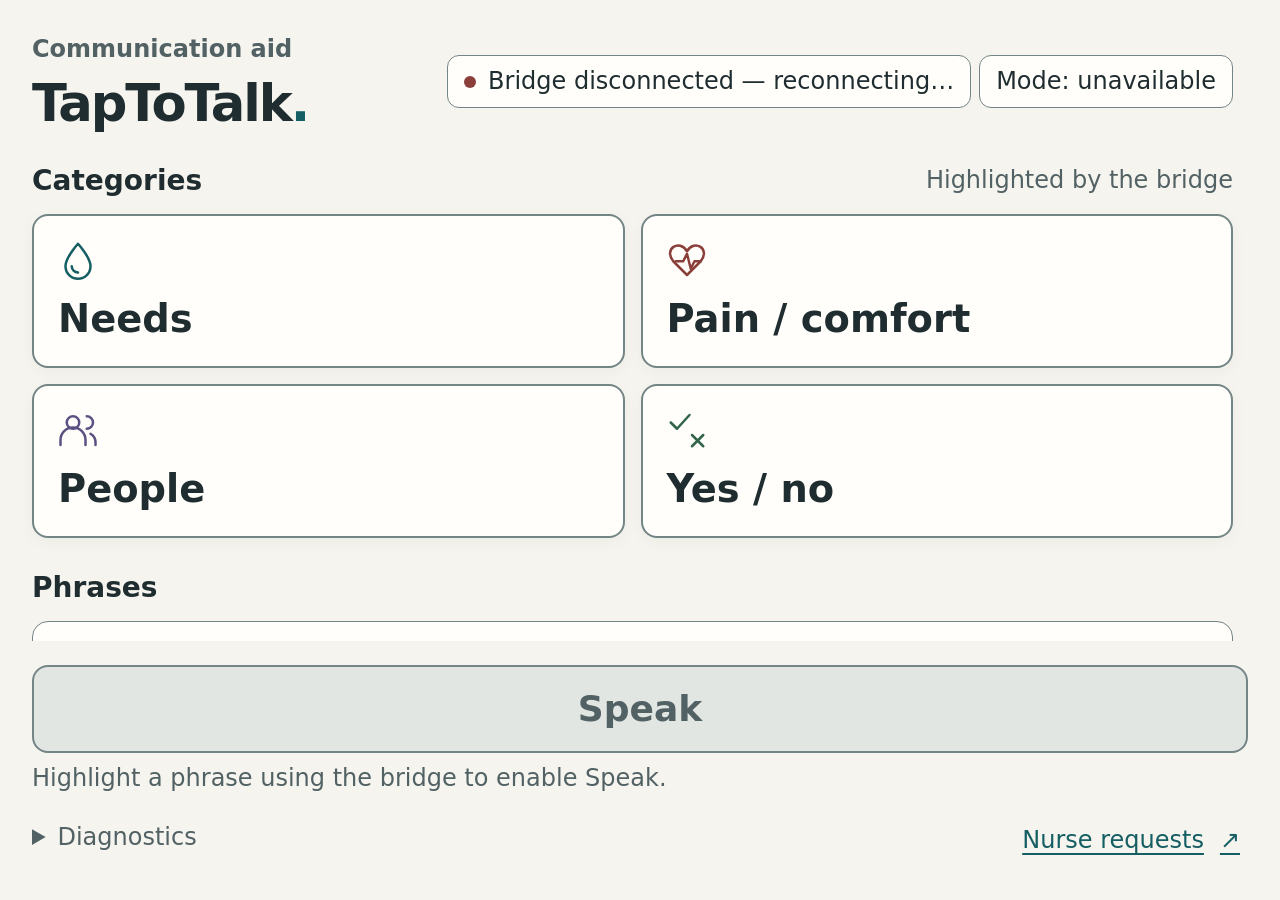
<file: web/index.html>
<!DOCTYPE html>
<html lang="en">
  <head>
    <meta charset="utf-8" />
    <meta name="viewport" content="width=device-width, initial-scale=1" />
    <meta name="color-scheme" content="light dark" />
    <title>TapToTalk</title>
    <link rel="stylesheet" href="styles.css?v=2" />
    <script src="bridge.js?v=2" defer></script>
  </head>
  <body class="patient-page">
    <svg class="icon-definitions" xmlns="http://www.w3.org/2000/svg" aria-hidden="true">
      <symbol id="icon-needs" viewBox="0 0 32 32"><path d="M16 3S6 14 6 21a10 10 0 0 0 20 0C26 14 16 3 16 3Z"/><path d="M11 21a5 5 0 0 0 5 5"/></symbol>
      <symbol id="icon-pain_comfort" viewBox="0 0 32 32"><path d="m16 28-11-11C-3 7 10-1 16 9c6-10 19-2 11 8Z"/><path d="M7 17h6l3-6 3 12 3-6h5"/></symbol>
      <symbol id="icon-people" viewBox="0 0 32 32"><circle cx="12" cy="10" r="5"/><path d="M2 28v-4a10 10 0 0 1 20 0v4M23 5a5 5 0 0 1 0 10M26 19a8 8 0 0 1 4 7v2"/></symbol>
      <symbol id="icon-yes_no" viewBox="0 0 32 32"><path d="m3 10 5 5L18 4M20 20l9 9m0-9-9 9"/></symbol>
    </svg>
    <main class="screen patient-screen">
      <div class="patient-scroll">
        <header class="page-header">
          <div><p class="eyebrow">Communication aid</p><h1>TapToTalk<span class="wordmark-dot" aria-hidden="true">.</span></h1></div>
          <div class="status-bar" aria-label="Bridge status">
            <p class="status" id="connection-status" role="status">Connecting to bridge…</p>
            <p class="mode" id="current-mode" aria-live="polite">Mode: unavailable</p>
          </div>
        </header>
        <section aria-labelledby="category-heading">
          <div class="section-heading"><h2 id="category-heading">Categories</h2><span class="section-hint">Highlighted by the bridge</span></div>
          <ul class="grid" id="category-grid" aria-label="Phrase categories"></ul>
        </section>
        <section class="phrases-section" aria-labelledby="phrase-heading">
          <h2 id="phrase-heading">Phrases</h2>
          <ul class="grid" id="phrase-grid" aria-labelledby="phrase-heading"></ul>
          <div class="phrases-empty"><p>Waiting for a category</p><p class="note">Phrases appear when the bridge opens a category.</p></div>
        </section>
        <p class="note keyboard-hint">Use Tab and Enter or Space to activate a phrase button.</p>
      </div>
      <div class="speak-panel">
        <button class="speak-button" id="speak-button" type="button" disabled aria-describedby="send-status">Speak</button>
        <p class="note" id="send-status" role="status">Highlight a phrase using the bridge to enable Speak.</p>
        <footer class="patient-footer">
          <details class="diagnostics"><summary>Diagnostics</summary>
            <p class="note" id="bridge-message" aria-live="polite">Waiting for a test message from the bridge.</p>
            <p class="note">Bridge keyboard/sensor navigation is available. Browser selections are not processed yet.</p>
          </details>
          <nav class="nav" aria-label="Other view"><a href="dashboard.html">Nurse requests <span aria-hidden="true">↗</span></a></nav>
        </footer>
      </div>
    </main>
  </body>
</html>
</file>
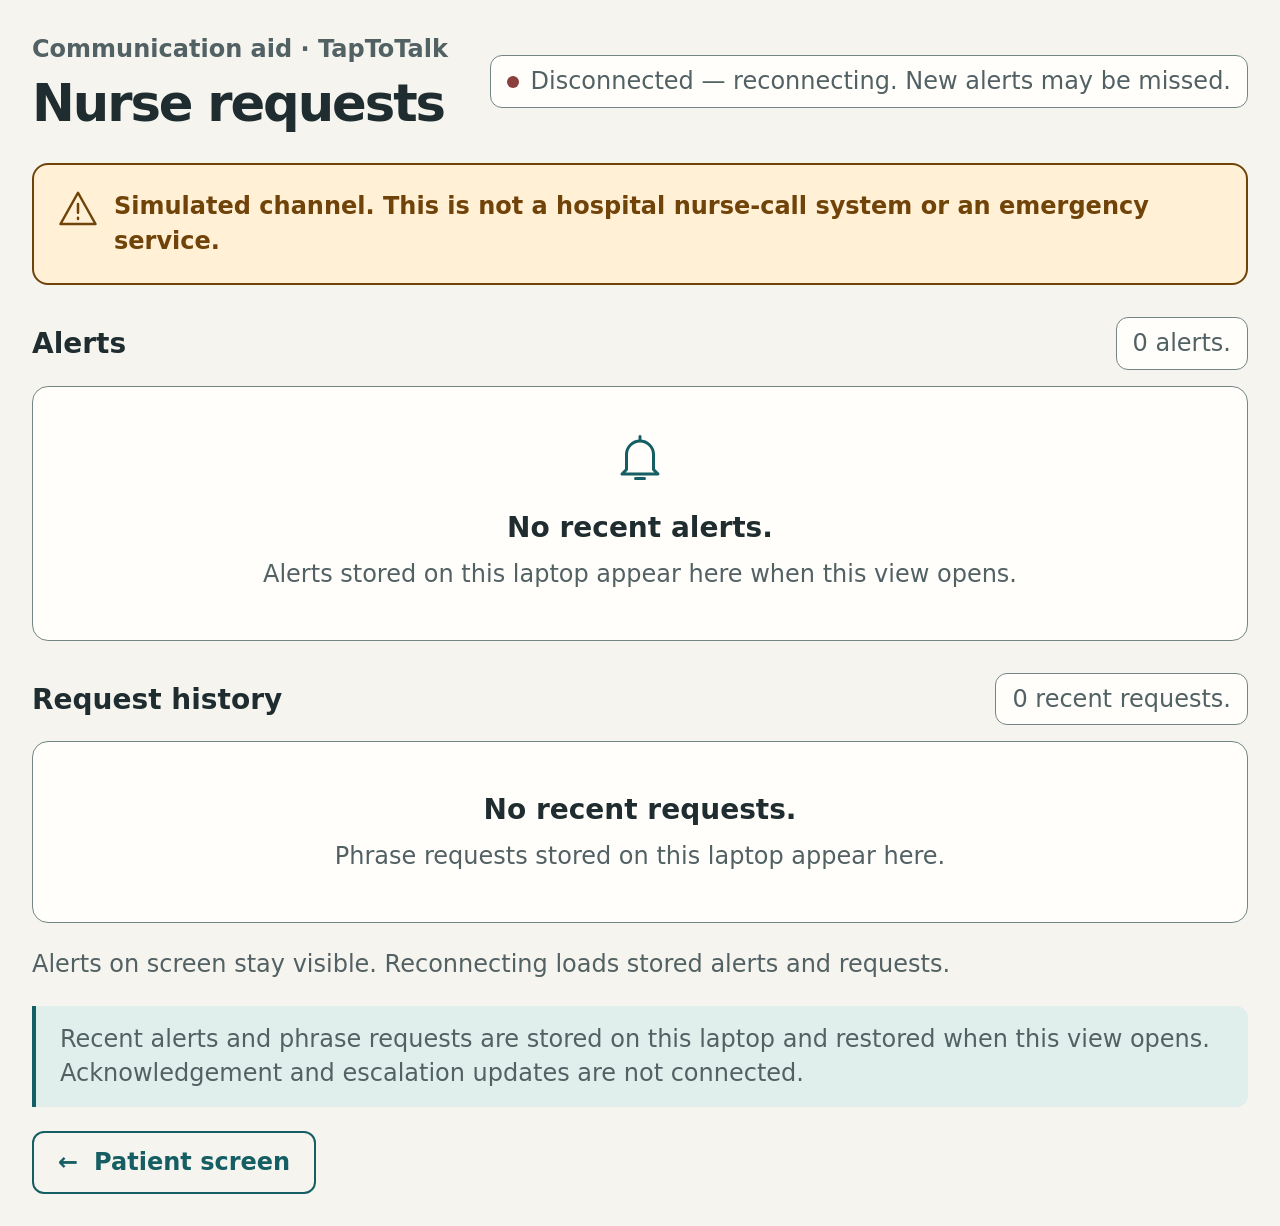
<file: web/dashboard.html>
<!DOCTYPE html>
<html lang="en">
  <head>
    <meta charset="utf-8" />
    <meta name="viewport" content="width=device-width, initial-scale=1" />
    <meta name="color-scheme" content="light dark" />
    <title>TapToTalk nurse requests</title>
    <link rel="stylesheet" href="styles.css?v=2" />
  </head>
  <body>
    <main class="screen nurse-dashboard">
      <header class="page-header">
        <div><p class="eyebrow">Communication aid · TapToTalk</p><h1>Nurse requests</h1></div>
        <p class="note status" id="dashboard-connection" role="status">Connecting to bridge…</p>
      </header>
      <p class="banner">
        <svg viewBox="0 0 32 32" aria-hidden="true"><path d="M16 3 30 28H2Z"/><path d="M16 12v7m0 4v1"/></svg>
        <span>Simulated channel. This is not a hospital nurse-call system or an emergency service.</span>
      </p>
      <section aria-labelledby="requests-heading">
        <div class="section-heading"><h2 id="requests-heading">Alerts</h2><p class="note counter" id="alert-summary" role="status">0 alerts.</p></div>
        <div class="empty" id="alerts-empty">
          <svg viewBox="0 0 32 32" aria-hidden="true"><path d="M7 23V13a9 9 0 0 1 18 0v10l3 3H4Zm6 6h6M16 1v3"/></svg>
          <h3>No recent alerts.</h3><p class="note">Alerts stored on this laptop appear here when this view opens.</p>
        </div>
        <ol class="alert-list" id="alert-list" aria-label="Alerts"></ol>
      </section>
      <section aria-labelledby="history-heading">
        <div class="section-heading"><h2 id="history-heading">Request history</h2><p class="note counter" id="request-summary" role="status">0 recent requests.</p></div>
        <div class="empty" id="requests-empty">
          <h3>No recent requests.</h3><p class="note">Phrase requests stored on this laptop appear here.</p>
        </div>
        <ol class="alert-list" id="request-list" aria-label="Recent phrase requests"></ol>
      </section>
      <!-- Announce each new alert through this dedicated region, not the whole list. -->
      <p class="note" id="dashboard-message" role="status" aria-live="polite" aria-atomic="true">Waiting for alerts.</p>
      <aside class="info-callout"><p class="note">Recent alerts and phrase requests are stored on this laptop and restored when this view opens. Acknowledgement and escalation updates are not connected.</p></aside>
      <nav class="nav" aria-label="Other view"><a class="secondary-link" href="index.html"><span aria-hidden="true">←</span> Patient screen</a></nav>
    </main>
    <script>
      "use strict";

      // Inline because the bridge serves dashboard.html but no dashboard JS asset.
      const connection = document.getElementById("dashboard-connection");
      const summary = document.getElementById("alert-summary");
      const empty = document.getElementById("alerts-empty");
      const list = document.getElementById("alert-list");
      const requestSummary = document.getElementById("request-summary");
      const requestsEmpty = document.getElementById("requests-empty");
      const requestList = document.getElementById("request-list");
      const feedback = document.getElementById("dashboard-message");
      const received = new Set();
      let total = 0;
      const HISTORY_CAP = 30;
      // Fixed catalog ids. The history message does not include phrase text.
      const PHRASES = {
        need_water: "needs",
        need_bathroom: "needs",
        need_suction: "needs",
        need_position: "needs",
        pain_here: "pain_comfort",
        pain_medicine: "pain_comfort",
        comfort_hot: "pain_comfort",
        comfort_cold: "pain_comfort",
        person_nurse: "people",
        person_family: "people",
        person_doctor: "people",
        person_thanks: "people",
        yes_yes: "yes_no",
        yes_no: "yes_no",
        yes_not_sure: "yes_no",
        yes_repeat: "yes_no",
      };

      function localWhen(stamp) {
        return new Date(stamp).toLocaleString(undefined, {
          year: "numeric",
          month: "short",
          day: "numeric",
          hour: "numeric",
          minute: "2-digit",
          timeZoneName: "short",
        });
      }

      function validStamp(stamp) {
        return typeof stamp === "string" &&
          /^\d{4}-\d{2}-\d{2}T\d{2}:\d{2}:\d{2}(?:\.\d{3})?Z$/.test(stamp) &&
          Number.isFinite(Date.parse(stamp)) &&
          new Date(stamp).toISOString() === (stamp.includes(".") ? stamp : stamp.replace("Z", ".000Z"));
      }

      function alertRecord(alert) {
        if (!alert || alert.type !== "alert") return false;
        const validKind = (alert.kind === "nurse_call" && alert.phrase_id === "person_nurse") ||
          (alert.kind === "no_activity" && alert.phrase_id === null);
        return validKind && validStamp(alert.timestamp);
      }

      function selectionRecord(row) {
        if (!row || typeof row !== "object") return false;
        const sourceOk = row.source === "tap" || row.source === "keyboard" ||
          row.source === "ui" || row.source === "fixed";
        return PHRASES[row.phrase_id] === row.category && sourceOk &&
          validStamp(row.selected_at);
      }

      function addAlert(alert, announce) {
        const stamp = alert.timestamp;
        // Suppress only exact event replays. The bridge owns the 60-second dedupe rule.
        const key = JSON.stringify([alert.kind, new Date(stamp).toISOString()]);
        if (received.has(key)) return;
        received.add(key);
        total += 1;
        const item = document.createElement("li");
        item.className = "alert-card";
        const heading = document.createElement("h2");
        heading.textContent = alert.kind === "nurse_call" ? "Call nurse" : "No activity";
        const time = document.createElement("time");
        time.setAttribute("datetime", stamp);
        time.textContent = `Raised: ${localWhen(stamp)}`;
        const status = document.createElement("p");
        status.textContent = "Acknowledgement status unavailable.";
        item.append(heading, time, status);
        list.prepend(item);
        empty.hidden = true;
        summary.textContent = `${total} alert${total === 1 ? "" : "s"}.`;
        if (announce) feedback.textContent = `New alert: ${heading.textContent}.`;
      }

      function renderAlert(alert) {
        if (!alert || alert.type !== "alert") return;
        if (!alertRecord(alert)) {
          feedback.textContent = "An invalid alert was ignored. Existing alerts are unchanged.";
          return;
        }
        addAlert(alert, true);
      }

      function renderSelections(rows) {
        const accepted = [];
        for (const row of rows.slice(0, HISTORY_CAP)) {
          if (selectionRecord(row)) accepted.push(row);
        }
        requestList.replaceChildren();
        for (const row of accepted) {
          const item = document.createElement("li");
          item.className = "request-card";
          const heading = document.createElement("h2");
          heading.textContent = row.phrase_id;
          const detail = document.createElement("p");
          detail.textContent = `${row.category} · ${row.source}`;
          const time = document.createElement("time");
          time.setAttribute("datetime", row.selected_at);
          time.textContent = `Selected: ${localWhen(row.selected_at)}`;
          item.append(heading, detail, time);
          requestList.append(item);
        }
        requestsEmpty.hidden = accepted.length > 0;
        requestSummary.textContent =
          `${accepted.length} recent request${accepted.length === 1 ? "" : "s"}.`;
        return accepted.length;
      }

      function renderHistory(message) {
        if (!Array.isArray(message.alerts) || !Array.isArray(message.selections)) {
          feedback.textContent =
            "An invalid history message was ignored. Existing alerts and requests are unchanged.";
          return;
        }
        const alerts = message.alerts.slice(0, HISTORY_CAP);
        for (let index = alerts.length - 1; index >= 0; index -= 1) {
          if (alertRecord(alerts[index])) addAlert(alerts[index], false);
        }
        const requestCount = renderSelections(message.selections);
        feedback.textContent = total === 0 && requestCount === 0
          ? "No stored alerts or requests."
          : `Showing ${total} alerts and ${requestCount} requests from this laptop.`;
      }

      function connectDashboard() {
        const socket = new WebSocket(`ws://${window.location.host}/?client=dashboard`);
        socket.addEventListener("open", () => {
          connection.setAttribute("data-connection", "connected");
          connection.textContent = "Connected to local bridge";
          feedback.textContent = "Loading recent alerts and requests from this laptop.";
        });
        socket.addEventListener("message", (event) => {
          let message;
          try {
            message = JSON.parse(event.data);
          } catch {
            feedback.textContent = "An unreadable message was ignored. Existing alerts are unchanged.";
            return;
          }
          if (message && message.type === "history") {
            renderHistory(message);
            return;
          }
          renderAlert(message);
        });
        socket.addEventListener("error", () => {
          connection.setAttribute("data-connection", "disconnected");
          connection.textContent = "Bridge unavailable — new alerts may be missed.";
        });
        socket.addEventListener("close", () => {
          connection.setAttribute("data-connection", "disconnected");
          connection.textContent = "Disconnected — reconnecting. New alerts may be missed.";
          feedback.textContent = "Alerts on screen stay visible. Reconnecting loads stored alerts and requests.";
          window.setTimeout(connectDashboard, 2000);
        });
      }

      connectDashboard();
    </script>
  </body>
</html>
</file>
<file: web/styles.css>
/* Shared presentation only. Bridge state owns all selection/highlight changes. */
:root {
  color-scheme: light dark;
  --bg: #f5f4ef;
  --surface: #fffefa;
  --ink: #202d30;
  --muted: #526164;
  --line: #748585;
  --primary: #155e63;
  --on-primary: #ffffff;
  --selected: #e0efeb;
  --disabled: #e2e6e2;
  --warning-bg: #fff0d6;
  --warning-ink: #704309;
  --danger: #8b3f3b;
  --people: #5c5182;
  --success: #316449;
  --focus: #1a4caa;
  --space-1: 8px;
  --space-2: 16px;
  --space-3: 24px;
  --space-4: 32px;
  --space-5: 40px;
  --radius: 16px;
  --body: 24px;
  --tile-type: clamp(28px, 3vw, 40px);
  --shadow: 0 4px 16px #2035300a;
}

* {
  box-sizing: border-box;
}

body {
  margin: 0;
  min-height: 100vh;
  background: var(--bg);
  color: var(--ink);
  font: var(--body)/1.45 system-ui, -apple-system, BlinkMacSystemFont, "Segoe UI", sans-serif;
}

button, a, summary {
  -webkit-tap-highlight-color: transparent;
}

a {
  color: var(--primary);
  text-underline-offset: 5px;
}

button, summary, a {
  touch-action: manipulation;
}

button {
  font: inherit;
}

h1, h2, h3, p {
  margin: 0;
}

h1 {
  font-size: clamp(40px, 4vw, 56px);
  line-height: 1.1;
  letter-spacing: -0.04em;
  font-weight: 750;
}

h2 {
  font-size: 28px;
  line-height: 1.25;
  font-weight: 700;
}

h3 {
  font-size: 28px;
}

.screen {
  padding: var(--space-4);
  margin: 0 auto;
}

.page-header {
  display: flex;
  justify-content: space-between;
  align-items: center;
  gap: var(--space-3);
  margin-bottom: var(--space-4);
  flex-wrap: wrap;
}

.eyebrow {
  color: var(--muted);
  font-size: 24px;
  font-weight: 650;
  margin-bottom: var(--space-1);
}

.wordmark-dot {
  color: var(--primary);
}

.status-bar {
  display: flex;
  flex-wrap: wrap;
  gap: var(--space-1);
  align-items: center;
}

.status, .mode, .counter {
  border: 1px solid var(--line);
  background: var(--surface);
  border-radius: 12px;
  padding: 8px 16px;
  font-size: 24px;
  color: var(--ink);
}

.status {
  display: flex;
  align-items: center;
  gap: 12px;
}

.status::before {
  content: "";
  width: 12px;
  height: 12px;
  border-radius: 50%;
  background: var(--warning-ink);
  flex-shrink: 0;
}

.status[data-connection="connected"]::before {
  background: var(--success);
}

.status[data-connection="disconnected"]::before {
  background: var(--danger);
}

.section-heading {
  display: flex;
  flex-wrap: wrap;
  justify-content: space-between;
  align-items: center;
  gap: var(--space-2);
  margin-bottom: var(--space-2);
}

.section-hint, .note, .nav {
  font-size: 24px;
  color: var(--muted);
}

.grid {
  display: grid;
  grid-template-columns: repeat(2, minmax(0, 1fr));
  gap: var(--space-2);
  list-style: none;
  padding: 0;
  margin: 0;
}

.grid > li {
  min-width: 0;
}

.tile {
  position: relative;
  min-height: 128px;
  padding: var(--space-3);
  display: flex;
  flex-direction: column;
  justify-content: center;
  align-items: flex-start;
  gap: var(--space-2);
  border: 2px solid var(--line);
  border-radius: var(--radius);
  background: var(--surface);
  color: var(--ink);
  font-size: var(--tile-type);
  line-height: 1.2;
  font-weight: 650;
  box-shadow: var(--shadow);
  overflow-wrap: anywhere;
}

.tile svg {
  width: 40px;
  height: 40px;
  fill: none;
  stroke: currentColor;
  stroke-width: 2;
  stroke-linecap: round;
  stroke-linejoin: round;
}

[data-category="needs"] svg {
  color: var(--primary);
}

[data-category="pain_comfort"] svg {
  color: var(--danger);
}

[data-category="people"] svg {
  color: var(--people);
}

[data-category="yes_no"] svg {
  color: var(--success);
}

.tile.highlight {
  border-color: var(--primary);
  box-shadow: inset 0 0 0 2px var(--primary);
  background: var(--selected);
}

.tile.highlight::after {
  content: "◀";
  position: absolute;
  top: 16px;
  right: 16px;
  color: var(--primary);
  font-size: 24px;
}

#category-grid .tile {
  padding-right: 56px;
}

.phrases-section {
  margin-top: var(--space-4);
}

.phrases-section h2 {
  margin-bottom: var(--space-2);
}

.phrase-button {
  width: 100%;
  height: 100%;
  min-height: 112px;
  text-align: left;
  padding-right: 56px;
  cursor: pointer;
}

.phrases-empty {
  border: 1px solid var(--line);
  border-radius: var(--radius);
  padding: var(--space-4);
  background: var(--surface);
}

.phrases-empty > p:first-child {
  font-size: 28px;
  font-weight: 650;
  margin-bottom: var(--space-1);
}

#phrase-grid:not(:empty) + .phrases-empty {
  display: none;
}

.keyboard-hint {
  margin-top: var(--space-2);
}

.speak-panel {
  padding-top: var(--space-3);
  background: var(--bg);
}

.speak-button {
  display: block;
  width: 100%;
  min-height: 88px;
  padding: 16px 24px;
  border: 2px solid var(--primary);
  border-radius: var(--radius);
  color: var(--on-primary);
  background: var(--primary);
  font-size: 36px;
  font-weight: 700;
  cursor: pointer;
}

.speak-button:disabled {
  background: var(--disabled);
  color: var(--muted);
  border-color: var(--line);
  cursor: not-allowed;
}

.speak-button[aria-busy="true"] {
  border-style: dashed;
}

.phrase-button:disabled {
  cursor: not-allowed;
}

#send-status {
  margin-top: var(--space-1);
}

.patient-footer {
  display: flex;
  justify-content: space-between;
  align-items: flex-start;
  flex-wrap: wrap;
  gap: var(--space-2);
  margin-top: var(--space-2);
}

.diagnostics {
  min-width: 0;
  flex: 1 1 50%;
}

.diagnostics summary {
  cursor: pointer;
  color: var(--muted);
  min-height: 56px;
  padding: 8px 0;
}

.diagnostics .note {
  margin: 8px 0 16px;
}

.nav a {
  display: inline-flex;
  align-items: center;
  gap: 16px;
  min-height: 56px;
  padding: 8px;
}

.icon-definitions {
  position: absolute;
  width: 0;
  height: 0;
  overflow: hidden;
}

/* Separate grid rows keep the action in view without overlaying scroll content.
   Short/zoomed viewports use normal document flow, so nothing is trapped. */
@media (min-height: 760px) {
  .patient-screen {
    height: 100dvh;
    display: grid;
    grid-template-rows: minmax(0, 1fr) auto;
  }
  .patient-scroll {
    overflow-y: auto;
    padding: 8px;
    margin: -8px -8px 0;
    scrollbar-gutter: stable;
  }
  .speak-panel {
    position: sticky;
    bottom: 0;
  }
  .patient-screen:has(.diagnostics[open]) {
    height: auto;
    display: block;
  }
  .patient-screen:has(.diagnostics[open]) .speak-panel {
    position: static;
  }
}

.nurse-dashboard {
  max-width: 1280px;
}

.banner {
  display: flex;
  align-items: flex-start;
  gap: 16px;
  background: var(--warning-bg);
  color: var(--warning-ink);
  border: 2px solid var(--warning-ink);
  border-radius: var(--radius);
  padding: var(--space-3);
  font-size: 24px;
  font-weight: 700;
  margin-bottom: var(--space-4);
}

.banner svg, .empty svg {
  fill: none;
  stroke: currentColor;
  stroke-width: 2;
  stroke-linecap: round;
  stroke-linejoin: round;
  width: 40px;
  height: 40px;
  flex-shrink: 0;
}

.empty {
  text-align: center;
  background: var(--surface);
  border: 1px solid var(--line);
  border-radius: var(--radius);
  padding: 48px 24px;
}

.empty[hidden] {
  display: none;
}

.empty svg {
  color: var(--primary);
  margin-bottom: 16px;
  width: 48px;
  height: 48px;
}

.empty h3 {
  margin-bottom: 8px;
}

.alert-list {
  list-style: none;
  margin: 0;
  padding: 0;
}

.alert-card {
  margin-bottom: var(--space-2);
  padding: var(--space-3);
  background: var(--surface);
  border: 2px solid var(--warning-ink);
  border-left-width: 8px;
  border-radius: var(--radius);
  box-shadow: var(--shadow);
  overflow-wrap: anywhere;
}

.alert-card h2 {
  font-size: 32px;
  color: var(--warning-ink);
  margin-bottom: 16px;
}

.alert-card time {
  display: block;
  margin-bottom: 8px;
}

.alert-card p {
  color: var(--muted);
}

.nurse-dashboard section + section {
  margin-top: var(--space-4);
}

.request-card {
  margin-bottom: var(--space-2);
  padding: var(--space-3);
  background: var(--surface);
  border: 2px solid var(--line);
  border-left-width: 8px;
  border-radius: var(--radius);
  box-shadow: var(--shadow);
  overflow-wrap: anywhere;
}

.request-card h2 {
  font-size: 32px;
  margin-bottom: 16px;
}

.request-card time,
.request-card p {
  display: block;
  margin-bottom: 8px;
}

/* Reserved visual variant only; no acknowledgement behavior is implemented. */
.alert-card[data-status="acknowledged"] {
  border-color: var(--line);
  box-shadow: none;
}

#dashboard-message {
  margin-top: 24px;
}

.info-callout {
  border-left: 4px solid var(--primary);
  padding: 16px 24px;
  margin: 24px 0;
  background: var(--selected);
  border-radius: 0 12px 12px 0;
}

.secondary-link {
  border: 2px solid var(--primary);
  border-radius: 12px;
  padding: 12px 24px !important;
  text-decoration: none;
  font-weight: 650;
}

:where(button, a, summary):focus-visible {
  outline: 4px solid var(--focus);
  outline-offset: 4px;
}

@media (hover: hover) {
  .phrase-button:not(:disabled):hover {
    border-color: var(--primary);
    background: var(--selected);
  }
  .speak-button:not(:disabled):hover {
    box-shadow: inset 0 0 0 3px var(--on-primary);
  }
  a:hover, summary:hover {
    text-decoration-thickness: 3px;
  }
}

.phrase-button:not(:disabled):active, .speak-button:not(:disabled):active {
  transform: translateY(2px);
}

@media (max-width: 600px) {
  .screen {
    padding: 16px;
  }
  .page-header {
    gap: 16px;
    margin-bottom: 24px;
  }
  .grid {
    grid-template-columns: 1fr;
  }
  .tile {
    min-height: 112px;
  }
  #category-grid .tile {
    flex-direction: row;
    align-items: center;
    justify-content: flex-start;
  }
  .section-hint {
    display: none;
  }
  .patient-footer {
    display: block;
  }
  .banner {
    padding: 16px;
  }
}

@media (prefers-color-scheme: dark) {
  :root {
    --bg: #172326;
    --surface: #223235;
    --ink: #f1f3ee;
    --muted: #b9c7c7;
    --line: #809595;
    --primary: #92d8cd;
    --on-primary: #122e30;
    --selected: #294845;
    --disabled: #314245;
    --warning-bg: #3c3020;
    --warning-ink: #f8d092;
    --danger: #f0b1aa;
    --people: #c7bbeb;
    --success: #a1d7b5;
    --focus: #b9ceff;
    --shadow: none;
  }
}

@media (prefers-contrast: more) {
  :root {
    --line: var(--ink);
    --muted: var(--ink);
    --shadow: none;
  }
  .tile, .banner, .alert-card, .request-card {
    border-width: 3px;
  }
  :where(button, a, summary):focus-visible {
    outline-width: 6px;
  }
}

@media (prefers-reduced-motion: reduce) {
  *, *::before, *::after {
    animation: none !important;
    transition: none !important;
    scroll-behavior: auto !important;
  }
  .phrase-button:not(:disabled):active, .speak-button:not(:disabled):active {
    transform: none;
  }
}
</file>
